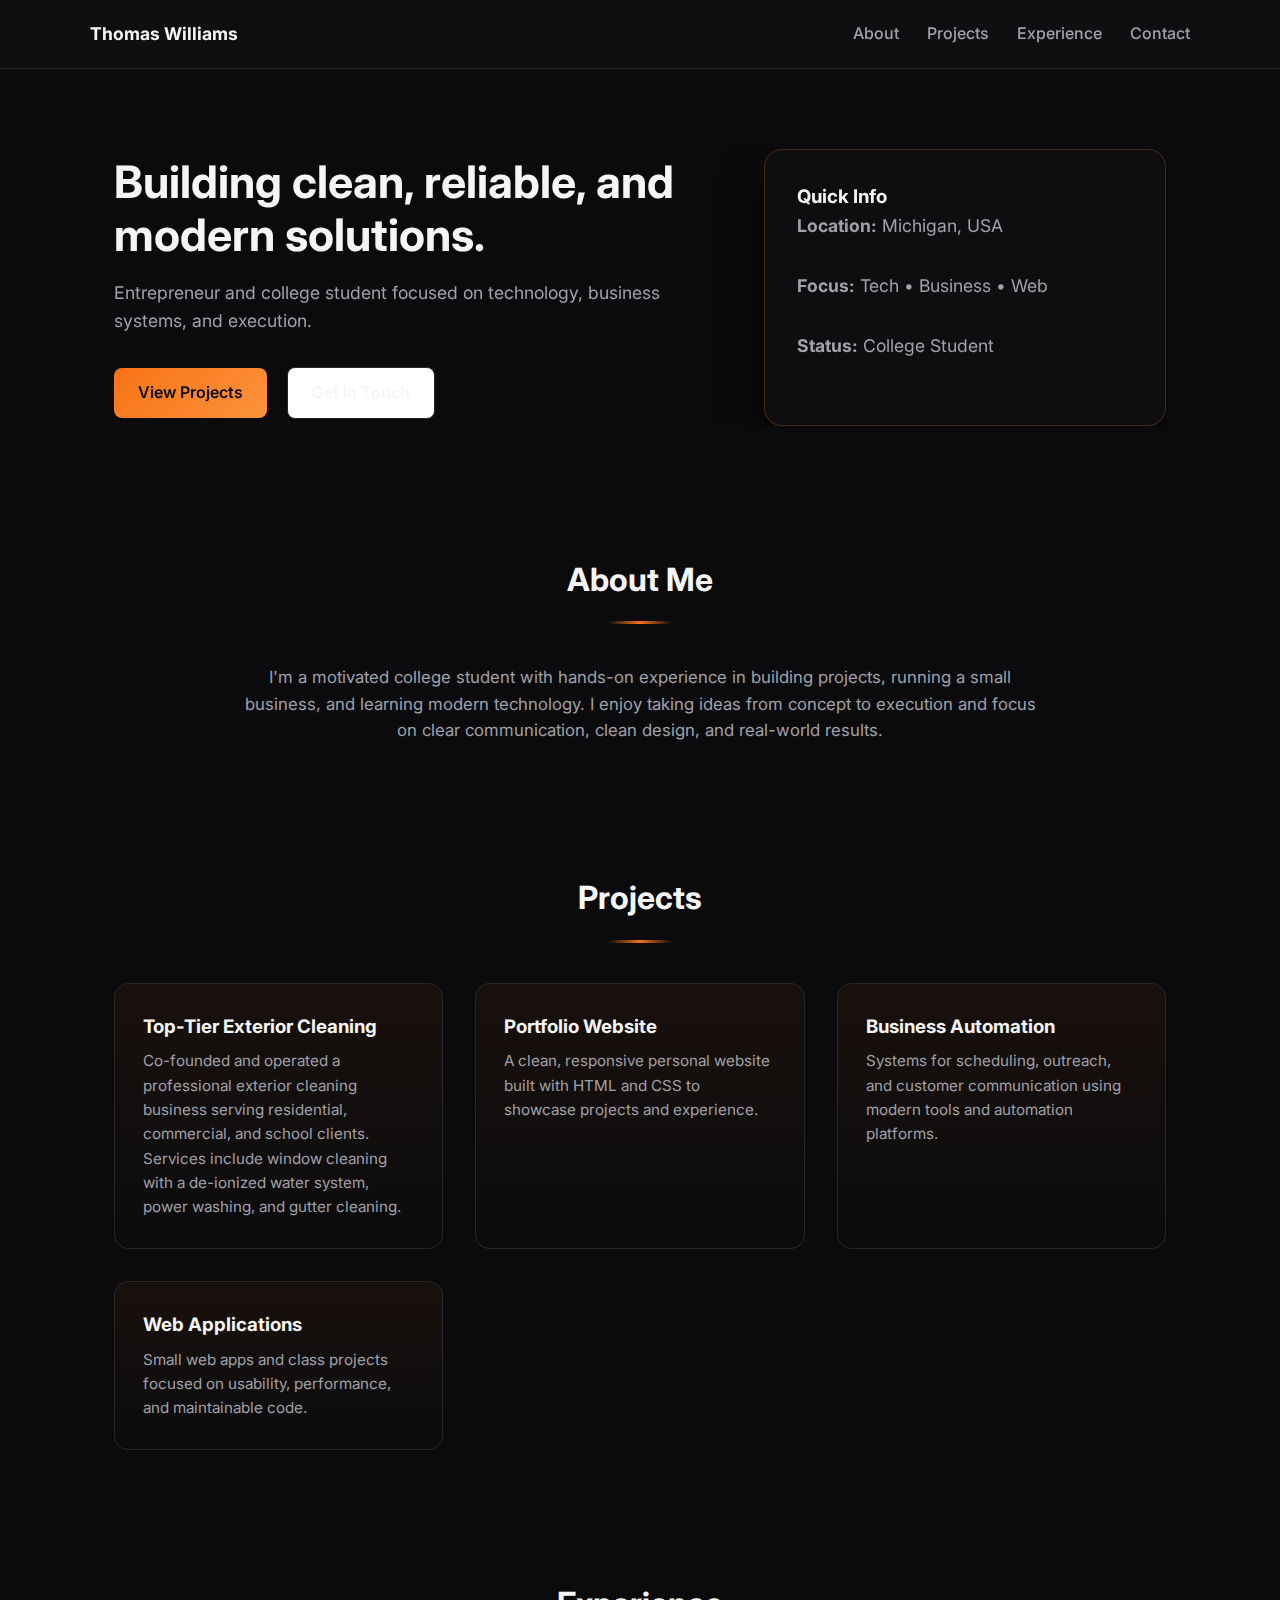
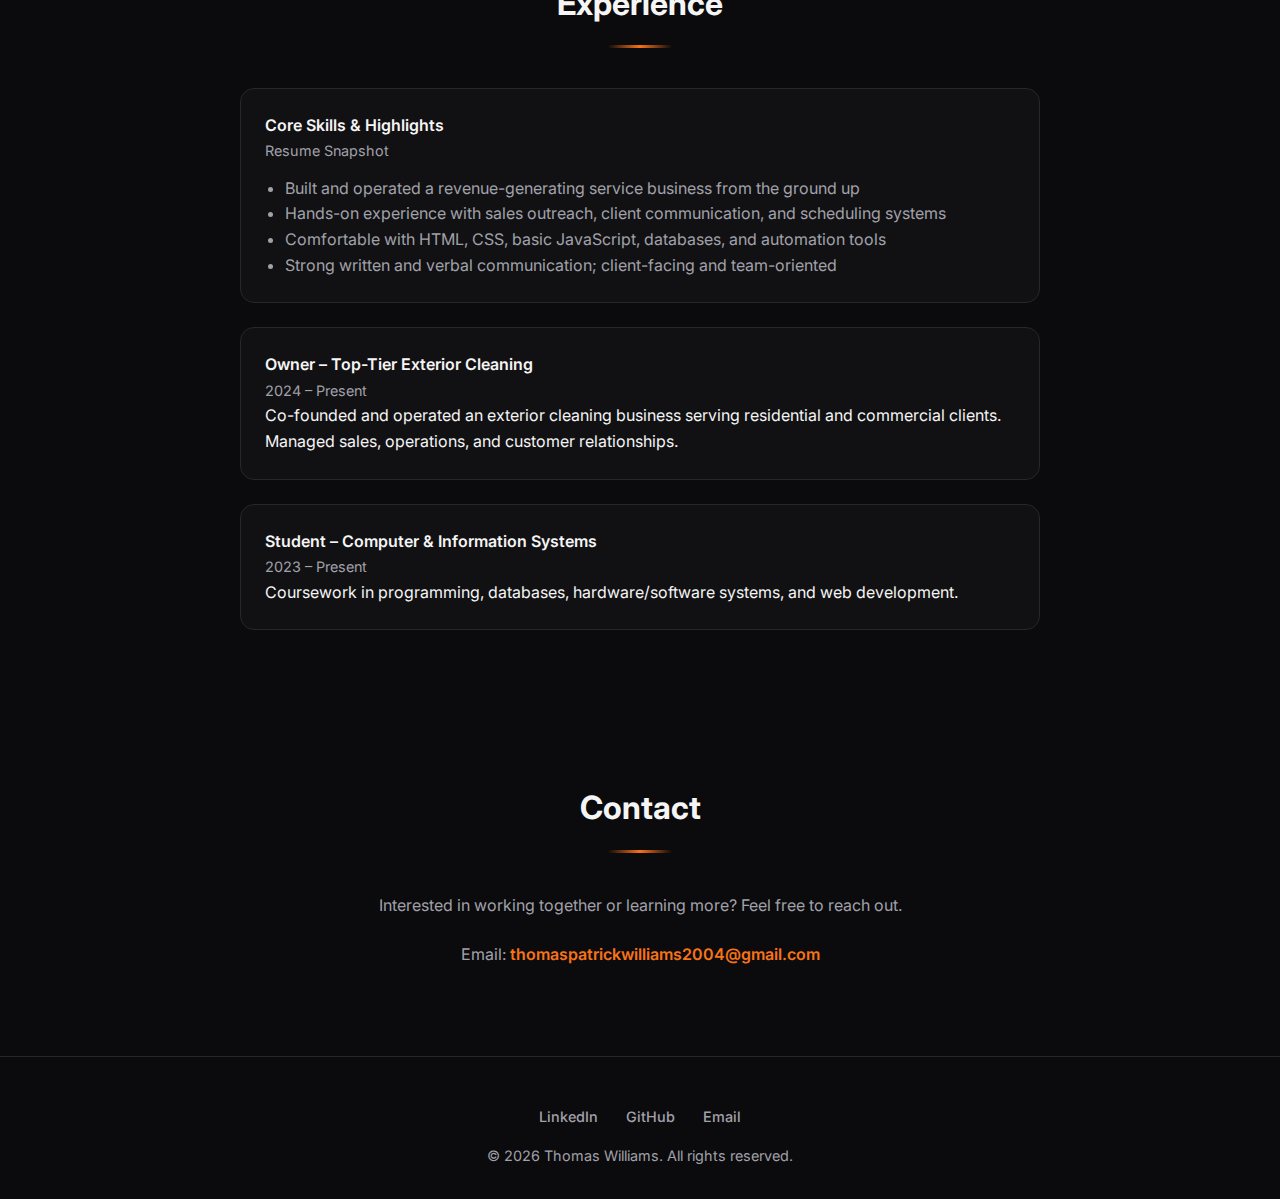
<file: index2.html>
<!DOCTYPE html>
<html lang="en">
<head>
  <meta charset="UTF-8" />
  <meta name="viewport" content="width=device-width, initial-scale=1.0" />
  <title>Tom Williams | Portfolio</title>
  <meta name="description" content="Personal portfolio of Tom Williams – projects, experience, and contact information." />

  <!-- Modern App Touches (inspired by production React apps) -->
  <meta name="theme-color" content="#0f172a" />

  <!-- Fonts -->
  <link rel="preconnect" href="https://fonts.googleapis.com">
  <link rel="preconnect" href="https://fonts.gstatic.com" crossorigin>
  <link href="https://fonts.googleapis.com/css2?family=Inter:wght@300;400;500;600;700&display=swap" rel="stylesheet">

  <!-- Swiper (used subtly, like Alpha Futures) -->
  <link rel="stylesheet" href="https://unpkg.com/swiper/swiper-bundle.min.css" />
  <style>
    /* Swiper fade fix */
    .swiper-fade .swiper-slide {
      transition-property: opacity;
    }
  </style>

  <style>
    :root {
      --primary: #f5f5f5;
      --secondary: #a1a1aa;
      --accent: #f97316;
      --bg: #0b0b0d;
      --card: #111113;
      --border: #27272a;
    }

    * {
      margin: 0;
      padding: 0;
      box-sizing: border-box;
    }

    body {
      font-family: 'Inter', sans-serif;
      background-color: var(--bg);
      color: var(--primary);
      line-height: 1.6;
    }

    a {
      text-decoration: none;
      color: inherit;
    }

    img {
      max-width: 100%;
      display: block;
    }

    /* Layout */
    .container {
      max-width: 1100px;
      margin: 0 auto;
      padding: 0 1.5rem;
    }

    /* Header */
    header {
      background: rgba(17,17,19,0.85);
      backdrop-filter: blur(10px);
      border-bottom: 1px solid var(--border);
      position: sticky;
      top: 0;
      z-index: 100;
    }

    .nav {
      display: flex;
      justify-content: space-between;
      align-items: center;
      padding: 1.25rem 0;
    }

    .logo {
      font-weight: 700;
      font-size: 1.1rem;
    }

    .nav-links a {
      margin-left: 1.5rem;
      font-weight: 500;
      color: var(--secondary);
    }

    .nav-links a:hover {
      color: var(--accent);
    }

    /* Hero */
    .hero {
      padding: 5rem 0 4rem;
    }

    /* App-style Hero Slider */
    .hero-swiper {
      width: 100%;
    }

    .swiper-slide {
      display: flex;
      align-items: center;
    }

    .hero-grid {
      display: grid;
      grid-template-columns: 1.2fr 0.8fr;
      gap: 3rem;
      align-items: center;
    }

    .hero h1 {
      font-size: 2.8rem;
      line-height: 1.2;
      margin-bottom: 1rem;
    }

    .hero p {
      font-size: 1.1rem;
      color: var(--secondary);
      margin-bottom: 2rem;
    }

    .hero-buttons a {
      display: inline-block;
      padding: 0.75rem 1.5rem;
      border-radius: 8px;
      font-weight: 600;
      margin-right: 1rem;
    }

    .btn-primary {
      background: linear-gradient(135deg, #f97316, #fb923c);
      color: #0a0a0a;
    }

    .btn-primary:hover {
      box-shadow: 0 0 0 2px rgba(249,115,22,0.6);
    }

    .btn-primary:hover {
      opacity: 0.9;
    }

    .btn-secondary {
      border: 1px solid var(--border);
      color: var(--primary);
      background: white;
    }

    .hero-card {
      background: rgba(17,17,19,0.6);
      backdrop-filter: blur(16px);
      border: 1px solid rgba(249,115,22,0.25);
      border-radius: 18px;
      padding: 2rem;
      box-shadow: 0 20px 40px rgba(0,0,0,0.6);
    }

    /* Section */
    section {
      padding: 4rem 0;
    }

    .section-title {
      font-size: 2rem;
      margin-bottom: 2.5rem;
      text-align: center;
      position: relative;
    }

    .section-title::after {
      content: "";
      width: 64px;
      height: 3px;
      background: linear-gradient(90deg, transparent, var(--accent), transparent);
      display: block;
      margin: 1rem auto 0;
    }

    /* About */
    .about p {
      max-width: 800px;
      margin: 0 auto;
      color: var(--secondary);
      font-size: 1.05rem;
      text-align: center;
    }

    /* Projects */
    .projects-grid {
      display: grid;
      grid-template-columns: repeat(auto-fit, minmax(280px, 1fr));
      gap: 2rem;
    }

    .project-card {
      background: linear-gradient(180deg, rgba(249,115,22,0.06), transparent);
      border: 1px solid var(--border);
      border-radius: 14px;
      padding: 1.75rem;
      transition: transform 0.25s ease, box-shadow 0.25s ease, border-color 0.25s ease;
    }

    .project-card:hover {
      transform: translateY(-6px);
      box-shadow: 0 0 0 1px rgba(249,115,22,0.45), 0 25px 45px rgba(0,0,0,0.7);
      border-color: var(--accent);
    }

    .project-card:hover {
      transform: translateY(-4px);
      box-shadow: 0 10px 25px rgba(0,0,0,0.06);
    }

    .project-card h3 {
      margin-bottom: 0.5rem;
    }

    .project-card p {
      color: var(--secondary);
      font-size: 0.95rem;
    }

    /* Experience */
    .timeline {
      max-width: 800px;
      margin: 0 auto;
    }

    .timeline-item {
      background: var(--card);
      border: 1px solid var(--border);
      border-radius: 14px;
      padding: 1.5rem;
      margin-bottom: 1.5rem;
    }

    .timeline-item h4 {
      font-weight: 600;
    }

    .timeline-item span {
      color: var(--secondary);
      font-size: 0.9rem;
    }

    /* Contact */
    .contact {
      text-align: center;
    }

    .contact p {
      color: var(--secondary);
      margin-bottom: 1.5rem;
    }

    .contact a {
      color: var(--accent);
      font-weight: 600;
    }

    /* Footer */
    footer {
      border-top: 1px solid var(--border);
      padding: 3rem 0 2rem;
      text-align: center;
      color: var(--secondary);
      font-size: 0.9rem;
    }

    .footer-links {
      margin-bottom: 1rem;
    }

    .footer-links a {
      margin: 0 0.75rem;
      color: var(--secondary);
      font-weight: 500;
    }

    .footer-links a:hover {
      color: var(--accent);
    }

    /* Responsive */
    @media (max-width: 900px) {
      .hero-grid {
        grid-template-columns: 1fr;
      }

      .hero h1 {
        font-size: 2.3rem;
      }
    }
  </style>
</head>
<body>

  <!-- Header -->
  <header>
    <div class="container nav">
      <div class="logo">Thomas Williams</div>
      <nav class="nav-links">
        <a href="#about">About</a>
        <a href="#projects">Projects</a>
        <a href="#experience">Experience</a>
        <a href="#contact">Contact</a>
      </nav>
    </div>
  </header>

  <!-- Hero -->
  <section class="hero">
    <div class="container">
      <div class="swiper hero-swiper">
        <div class="swiper-wrapper">
          <div class="swiper-slide">
            <div class="hero-grid">
              <div>
                <h1>Building clean, reliable, and modern solutions.</h1>
                <p>
                  Entrepreneur and college student focused on technology,
                  business systems, and execution.
                </p>
                <div class="hero-buttons">
                  <a href="#projects" class="btn-primary">View Projects</a>
                  <a href="#contact" class="btn-secondary">Get in Touch</a>
                </div>
              </div>
              <div class="hero-card">
                <h3>Quick Info</h3>
                <p><strong>Location:</strong> Michigan, USA</p>
                <p><strong>Focus:</strong> Tech • Business • Web</p>
                <p><strong>Status:</strong> College Student</p>
              </div>
            </div>
          </div>
          <div class="swiper-slide">
            <div class="hero-grid">
              <div>
                <h1>Founder of a real-world service business.</h1>
                <p>
                  Hands-on experience running operations, sales, and automation
                  for a growing exterior cleaning company.
                </p>
                <div class="hero-buttons">
                  <a href="#projects" class="btn-primary">Top-Tier Exterior Cleaning</a>
                </div>
              </div>
              <div class="hero-card">
                <h3>Business Focus</h3>
                <p>Residential & Commercial Services</p>
                <p>Process Optimization</p>
                <p>Customer Experience</p>
              </div>
            </div>
          </div>
        </div>
      </div>
    </div>
  </section>

  <!-- About -->
  <section id="about" class="about">
    <div class="container">
      <h2 class="section-title">About Me</h2>
      <p>
        I'm a motivated college student with hands-on experience in building
        projects, running a small business, and learning modern technology.
        I enjoy taking ideas from concept to execution and focus on clear
        communication, clean design, and real-world results.
      </p>
    </div>
  </section>

  <!-- Projects -->
  <section id="projects">
    <div class="container">
      <h2 class="section-title">Projects</h2>
      <div class="projects-grid">
        <div class="project-card">
          <h3>Top-Tier Exterior Cleaning</h3>
          <p>
            Co-founded and operated a professional exterior cleaning business
            serving residential, commercial, and school clients. Services include
            window cleaning with a de-ionized water system, power washing, and
            gutter cleaning.
          </p>
        </div>
        <div class="project-card">
          <h3>Portfolio Website</h3>
          <p>
            A clean, responsive personal website built with HTML and CSS to
            showcase projects and experience.
          </p>
        </div>
        <div class="project-card">
          <h3>Business Automation</h3>
          <p>
            Systems for scheduling, outreach, and customer communication using
            modern tools and automation platforms.
          </p>
        </div>
        <div class="project-card">
          <h3>Web Applications</h3>
          <p>
            Small web apps and class projects focused on usability, performance,
            and maintainable code.
          </p>
        </div>
      </div>
    </div>
  </section>

  <!-- Experience -->
  <section id="experience">
    <div class="container">
      <h2 class="section-title">Experience</h2>
      <div class="timeline">
        <div class="timeline-item">
          <h4>Core Skills & Highlights</h4>
          <span>Resume Snapshot</span>
          <ul style="margin-top:0.75rem; padding-left:1.25rem; color: var(--secondary);">
            <li>Built and operated a revenue-generating service business from the ground up</li>
            <li>Hands-on experience with sales outreach, client communication, and scheduling systems</li>
            <li>Comfortable with HTML, CSS, basic JavaScript, databases, and automation tools</li>
            <li>Strong written and verbal communication; client-facing and team-oriented</li>
          </ul>
        </div>
        <div class="timeline-item">
          <h4>Owner – Top-Tier Exterior Cleaning</h4>
          <span>2024 – Present</span>
          <p>
            Co-founded and operated an exterior cleaning business serving
            residential and commercial clients. Managed sales, operations,
            and customer relationships.
          </p>
        </div>
        <div class="timeline-item">
          <h4>Student – Computer & Information Systems</h4>
          <span>2023 – Present</span>
          <p>
            Coursework in programming, databases, hardware/software systems,
            and web development.
          </p>
        </div>
      </div>
    </div>
  </section>

  <!-- Contact -->
  <section id="contact" class="contact">
    <div class="container">
      <h2 class="section-title">Contact</h2>
      <p>
        Interested in working together or learning more? Feel free to reach out.
      </p>
      <p>Email: <a href="mailto:thomaspatrickwilliams2004@gmail.com">thomaspatrickwilliams2004@gmail.com</a></p>
    </div>
  </section>

  <!-- Footer -->
  <footer>
    <div class="container">
      <div class="footer-links">
        <a href="#">LinkedIn</a>
        <a href="#">GitHub</a>
        <a href="mailto:thomaspatrickwilliams2004@gmail.com">Email</a>
      </div>
      © 2026 Thomas Williams. All rights reserved.
    </div>
  </footer>

  <!-- Swiper JS -->
  <script src="https://unpkg.com/swiper/swiper-bundle.min.js"></script>
  <script>
    new Swiper('.hero-swiper', {
      loop: true,
      autoplay: {
        delay: 6000,
        disableOnInteraction: false
      },
      effect: 'fade',
      fadeEffect: { crossFade: true }
    });
  </script>

</body>
</html>
</file>
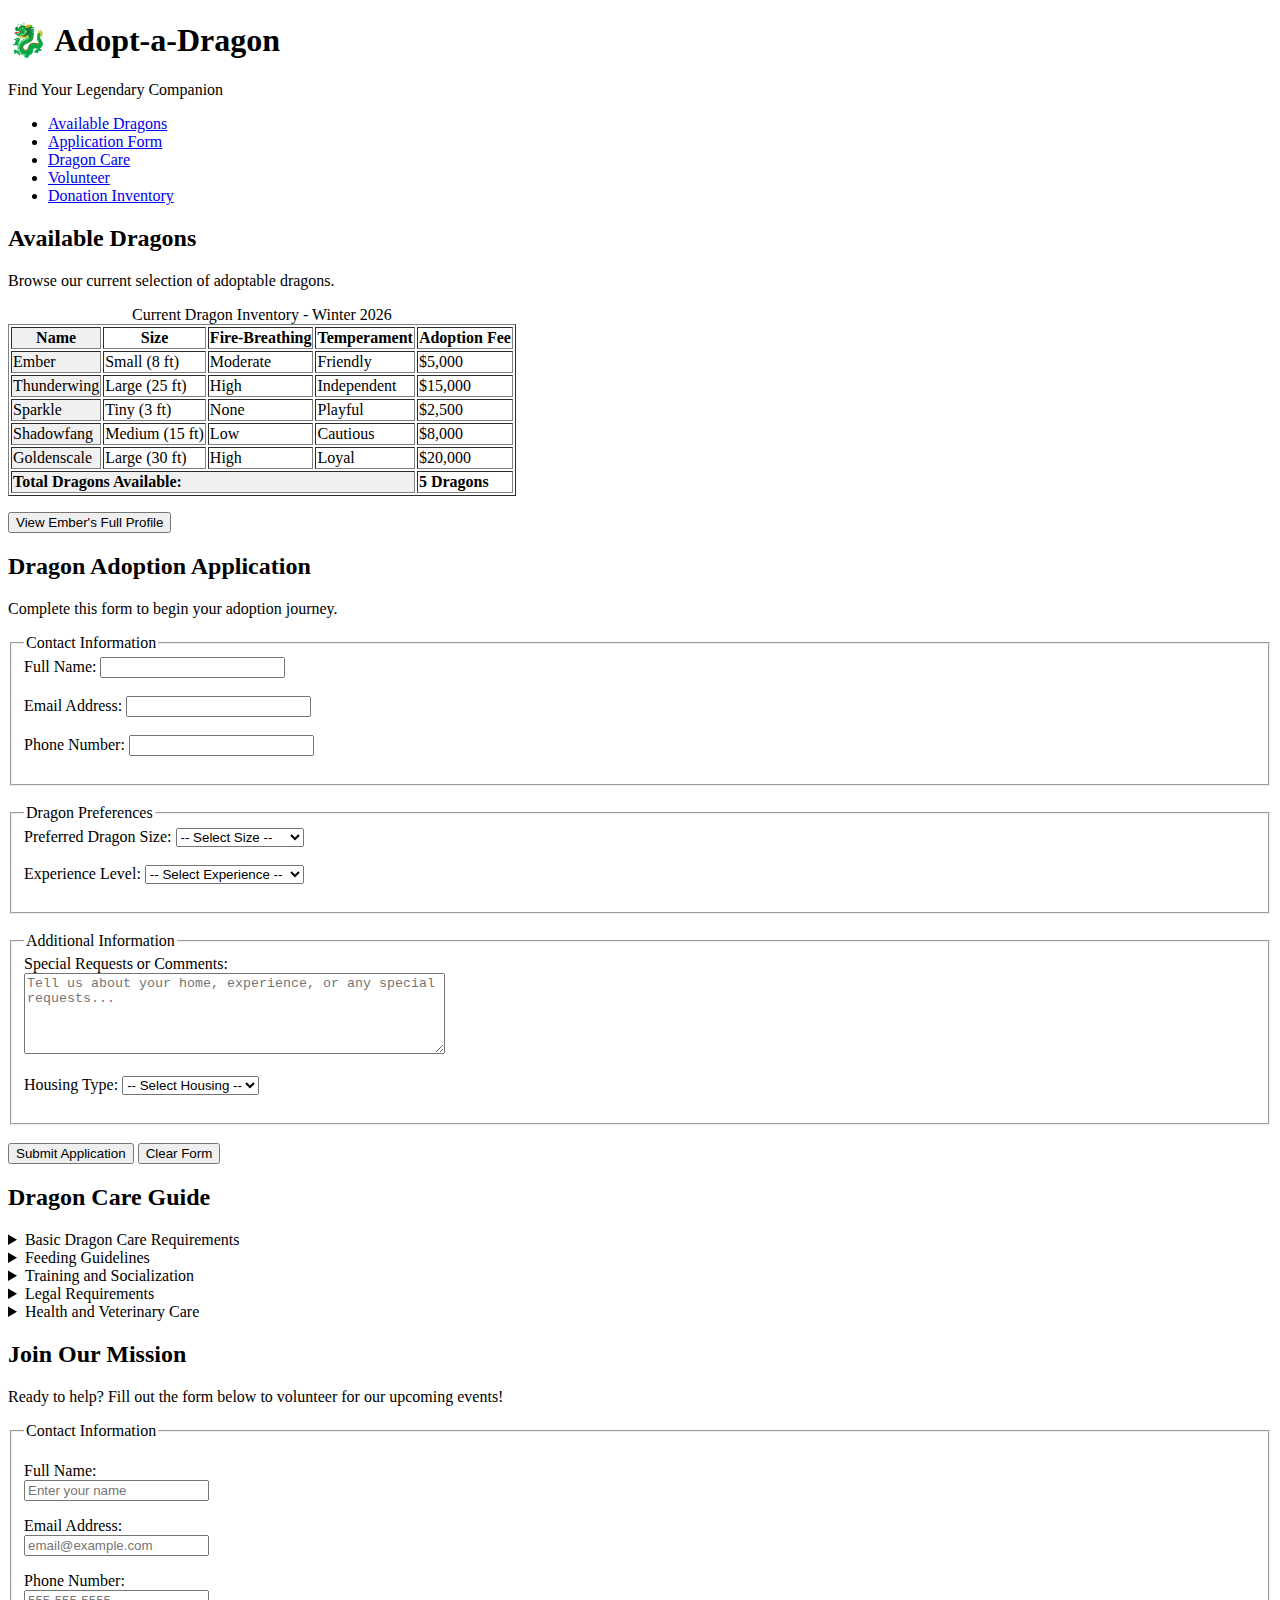
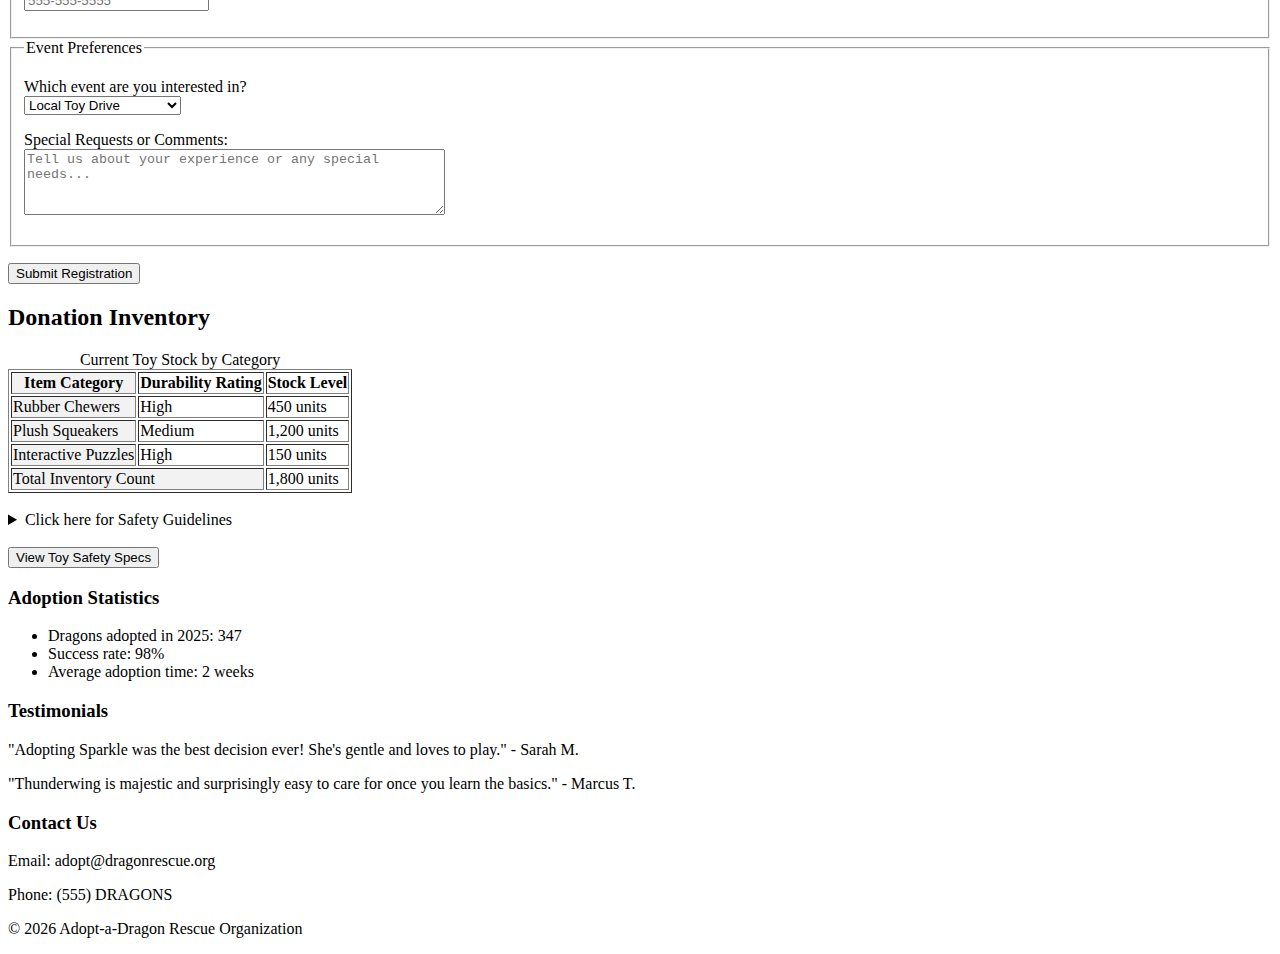
<file: T03.html>
<!DOCTYPE html>
<html lang="en">
<head>
    <meta charset="UTF-8">
    <meta name="viewport" content="width=device-width, initial-scale=1.0">
    <title>Adopt-a-Dragon - Find Your Perfect Companion</title>
</head>
<body>
    <header>
        <h1>🐉 Adopt-a-Dragon</h1>
        <p>Find Your Legendary Companion</p>
    </header>

    <nav>
        <ul>
            <li><a href="#available">Available Dragons</a></li>
            <li><a href="#application">Application Form</a></li>
            <li><a href="#care">Dragon Care</a></li>
            <li><a href="#volunteer-registration">Volunteer</a></li>
            <li><a href="#inventory">Donation Inventory</a></li>
        </ul>
    </nav>

    <main>
        <!-- SECTION 1: Available Dragons with TABLE (Team 5) -->
        <section id="available">
            <h2>Available Dragons</h2>
            <p>Browse our current selection of adoptable dragons.</p>

            <!-- TABLE with proper structure (Team 5 requirement) -->
            <table border="1">
                <caption>Current Dragon Inventory - Winter 2026</caption>
                
                <!-- COLGROUP (Team 5 requirement) -->
                <colgroup>
                    <col style="background-color: #f0f0f0;">
                    <col>
                    <col>
                    <col>
                    <col>
                </colgroup>

                <!-- THEAD (Team 5 requirement) -->
                <thead>
                    <tr>
                        <th>Name</th>
                        <th>Size</th>
                        <th>Fire-Breathing</th>
                        <th>Temperament</th>
                        <th>Adoption Fee</th>
                    </tr>
                </thead>

                <!-- TBODY (Team 5 requirement) -->
                <tbody>
                    <tr>
                        <td>Ember</td>
                        <td>Small (8 ft)</td>
                        <td>Moderate</td>
                        <td>Friendly</td>
                        <td>$5,000</td>
                    </tr>
                    <tr>
                        <td>Thunderwing</td>
                        <td>Large (25 ft)</td>
                        <td>High</td>
                        <td>Independent</td>
                        <td>$15,000</td>
                    </tr>
                    <tr>
                        <td>Sparkle</td>
                        <td>Tiny (3 ft)</td>
                        <td>None</td>
                        <td>Playful</td>
                        <td>$2,500</td>
                    </tr>
                    <tr>
                        <td>Shadowfang</td>
                        <td>Medium (15 ft)</td>
                        <td>Low</td>
                        <td>Cautious</td>
                        <td>$8,000</td>
                    </tr>
                    <tr>
                        <td>Goldenscale</td>
                        <td>Large (30 ft)</td>
                        <td>High</td>
                        <td>Loyal</td>
                        <td>$20,000</td>
                    </tr>
                </tbody>

                <!-- TFOOT (Team 5 requirement) -->
                <tfoot>
                    <tr>
                        <td colspan="4"><strong>Total Dragons Available:</strong></td>
                        <td><strong>5 Dragons</strong></td>
                    </tr>
                </tfoot>
            </table>

            <!-- DIALOG element (Team 5 requirement) -->
            <dialog id="dragonDialog">
                <h3>Dragon Specifications - Ember</h3>
                <p><strong>Species:</strong> Fire Drake</p>
                <p><strong>Age:</strong> 12 years</p>
                <p><strong>Diet:</strong> Carnivore (50 lbs meat daily)</p>
                <p><strong>Special Needs:</strong> Requires fireproof housing</p>
                <p><strong>Training Level:</strong> Intermediate</p>
                <p><strong>Compatibility:</strong> Good with experienced handlers</p>
                <button onclick="document.getElementById('dragonDialog').close()">Close</button>
            </dialog>

            <p>
                <button onclick="document.getElementById('dragonDialog').showModal()">
                    View Ember's Full Profile
                </button>
            </p>
        </section>

        <!-- SECTION 2: Application FORM (Team 3) -->
        <section id="application">
            <h2>Dragon Adoption Application</h2>
            <p>Complete this form to begin your adoption journey.</p>

            <!-- FORM element (Team 3 requirement) -->
            <form action="#" method="post">
                
                <!-- FIELDSET 1: Contact Information (Team 3 requirement) -->
                <fieldset>
                    <legend>Contact Information</legend>
                    
                    <!-- TEXT INPUT for name (Team 3 requirement) -->
                    <label for="fullName">Full Name:</label>
                    <input type="text" id="fullName" name="fullName" required>
                    <br><br>

                    <!-- TEXT INPUT for email (Team 3 requirement) -->
                    <label for="email">Email Address:</label>
                    <input type="email" id="email" name="email" required>
                    <br><br>

                    <!-- TEXT INPUT for phone (Team 3 requirement) -->
                    <label for="phone">Phone Number:</label>
                    <input type="tel" id="phone" name="phone" required>
                    <br><br>
                </fieldset>

                <br>

                <!-- FIELDSET 2: Dragon Preferences -->
                <fieldset>
                    <legend>Dragon Preferences</legend>

                    <!-- SELECT dropdown (Team 3 requirement) -->
                    <label for="dragonType">Preferred Dragon Size:</label>
                    <select id="dragonType" name="dragonType" required>
                        <option value="">-- Select Size --</option>
                        <option value="tiny">Tiny (Under 5 ft)</option>
                        <option value="small">Small (5-10 ft)</option>
                        <option value="medium">Medium (10-20 ft)</option>
                        <option value="large">Large (20+ ft)</option>
                    </select>
                    <br><br>

                    <label for="experience">Experience Level:</label>
                    <select id="experience" name="experience" required>
                        <option value="">-- Select Experience --</option>
                        <option value="beginner">Beginner</option>
                        <option value="intermediate">Intermediate</option>
                        <option value="advanced">Advanced</option>
                        <option value="expert">Expert Dragon Handler</option>
                    </select>
                    <br><br>
                </fieldset>

                <br>

                <!-- FIELDSET 3: Additional Information -->
                <fieldset>
                    <legend>Additional Information</legend>

                    <!-- TEXTAREA for comments (Team 3 requirement) -->
                    <label for="specialRequests">Special Requests or Comments:</label>
                    <br>
                    <textarea id="specialRequests" name="specialRequests" rows="5" cols="50" 
                              placeholder="Tell us about your home, experience, or any special requests..."></textarea>
                    <br><br>

                    <label for="housingType">Housing Type:</label>
                    <select id="housingType" name="housingType">
                        <option value="">-- Select Housing --</option>
                        <option value="cave">Cave</option>
                        <option value="barn">Barn</option>
                        <option value="tower">Tower</option>
                        <option value="mountain">Mountain Peak</option>
                    </select>
                    <br><br>
                </fieldset>

                <br>

                <!-- BUTTON to submit (Team 3 requirement) -->
                <button type="submit">Submit Application</button>
                <button type="reset">Clear Form</button>
            </form>
        </section>

        <!-- SECTION 3: Dragon Care Information -->
        <section id="care">
            <h2>Dragon Care Guide</h2>

            <!-- DETAILS and SUMMARY elements (Team 5 requirement) -->
            <details>
                <summary>Basic Dragon Care Requirements</summary>
                <p>All dragons require daily feeding, exercise, and social interaction. Fire-breathing dragons need fireproof housing and proper ventilation. Budget at least $1,000 monthly for food and care supplies.</p>
            </details>

            <details>
                <summary>Feeding Guidelines</summary>
                <p>Dragons are carnivores and require fresh meat daily. Small dragons eat 20-30 lbs, medium dragons 40-60 lbs, and large dragons 80-100 lbs of meat per day. Always provide fresh water.</p>
            </details>

            <details>
                <summary>Training and Socialization</summary>
                <p>Begin training early with positive reinforcement. Dragons bond strongly with their handlers. Regular flight time is essential for physical and mental health. Consider professional training classes for beginners.</p>
            </details>

            <details>
                <summary>Legal Requirements</summary>
                <p>Dragon ownership requires a special exotic pet license in most regions. Fire-breathing dragons require additional permits. Check your local regulations before adopting.</p>
            </details>

            <details>
                <summary>Health and Veterinary Care</summary>
                <p>Annual check-ups with a dragon veterinarian are required. Common health issues include scale rot, wing injuries, and digestive problems. Emergency vet services should be available 24/7.</p>
            </details>
        </section>

        <!-- SECTION 4: Volunteer Registration (Nathan's Contribution - Team 3) -->
        <section id="volunteer-registration">
            <h2>Join Our Mission</h2>
            <p>Ready to help? Fill out the form below to volunteer for our upcoming events!</p>
            <form action="#" method="post">
                <fieldset>
                    <legend>Contact Information</legend>
                    
                    <p>
                        <label for="full-name">Full Name:</label><br>
                        <input type="text" id="full-name" name="full-name" placeholder="Enter your name" required>
                    </p>
                    
                    <p>
                        <label for="user-email">Email Address:</label><br>
                        <input type="email" id="user-email" name="user-email" placeholder="email@example.com" required>
                    </p>
                    
                    <p>
                        <label for="user-phone">Phone Number:</label><br>
                        <input type="tel" id="user-phone" name="user-phone" placeholder="555-555-5555">
                    </p>
                </fieldset>
                <fieldset>
                    <legend>Event Preferences</legend>
                    
                    <p>
                        <label for="event-type">Which event are you interested in?</label><br>
                        <select id="event-type" name="event-type">
                            <option value="toy-drive">Local Toy Drive</option>
                            <option value="shelter-visit">Shelter Delivery Day</option>
                            <option value="fundraiser">Community Fundraiser</option>
                            <option value="toy-bank">Toy Bank Staffing</option>
                        </select>
                    </p>
                    <p>
                        <label for="special-requests">Special Requests or Comments:</label><br>
                        <textarea id="special-requests" name="special-requests" rows="4" cols="50" placeholder="Tell us about your experience or any special needs..."></textarea>
                    </p>
                </fieldset>
                <p>
                    <button type="submit">Submit Registration</button>
                </p>
            </form>
        </section>

        <!-- SECTION 5: Donation Inventory (Tom's Contribution - Team 5) -->
        <section id="inventory">
            <h2>Donation Inventory</h2>
            
            <table border="1">
                <caption>Current Toy Stock by Category</caption>
                
                <colgroup>
                    <col span="1" style="background-color: #f2f2f2;">
                    <col span="2">
                </colgroup>
                <thead>
                    <tr>
                        <th>Item Category</th>
                        <th>Durability Rating</th>
                        <th>Stock Level</th>
                    </tr>
                </thead>
                <tbody>
                    <tr>
                        <td>Rubber Chewers</td>
                        <td>High</td>
                        <td>450 units</td>
                    </tr>
                    <tr>
                        <td>Plush Squeakers</td>
                        <td>Medium</td>
                        <td>1,200 units</td>
                    </tr>
                    <tr>
                        <td>Interactive Puzzles</td>
                        <td>High</td>
                        <td>150 units</td>
                    </tr>
                </tbody>
                <tfoot>
                    <tr>
                        <td colspan="2">Total Inventory Count</td>
                        <td>1,800 units</td>
                    </tr>
                </tfoot>
            </table>
            <br>
            <details>
                <summary>Click here for Safety Guidelines</summary>
                <p>All donated toys must be BPA-free and undergo sanitization.</p>
            </details>
            <br>
            <button onclick="document.getElementById('spec-dialog').showModal()">View Toy Safety Specs</button>
            
            <dialog id="spec-dialog">
                <h3>Toy Material Specifications</h3>
                <ul>
                    <li>Material: Non-toxic natural rubber</li>
                    <li>Lead-free paint</li>
                </ul>
                <button onclick="document.getElementById('spec-dialog').close()">Close</button>
            </dialog>
        </section>
    </main>

    <aside>
        <h3>Adoption Statistics</h3>
        <ul>
            <li>Dragons adopted in 2025: 347</li>
            <li>Success rate: 98%</li>
            <li>Average adoption time: 2 weeks</li>
        </ul>

        <h3>Testimonials</h3>
        <p>"Adopting Sparkle was the best decision ever! She's gentle and loves to play." - Sarah M.</p>
        <p>"Thunderwing is majestic and surprisingly easy to care for once you learn the basics." - Marcus T.</p>
    </aside>

    <footer>
        <h3>Contact Us</h3>
        <p>Email: adopt@dragonrescue.org</p>
        <p>Phone: (555) DRAGONS</p>
        <p>&copy; 2026 Adopt-a-Dragon Rescue Organization</p>
    </footer>

</body>
</html>
</file>
